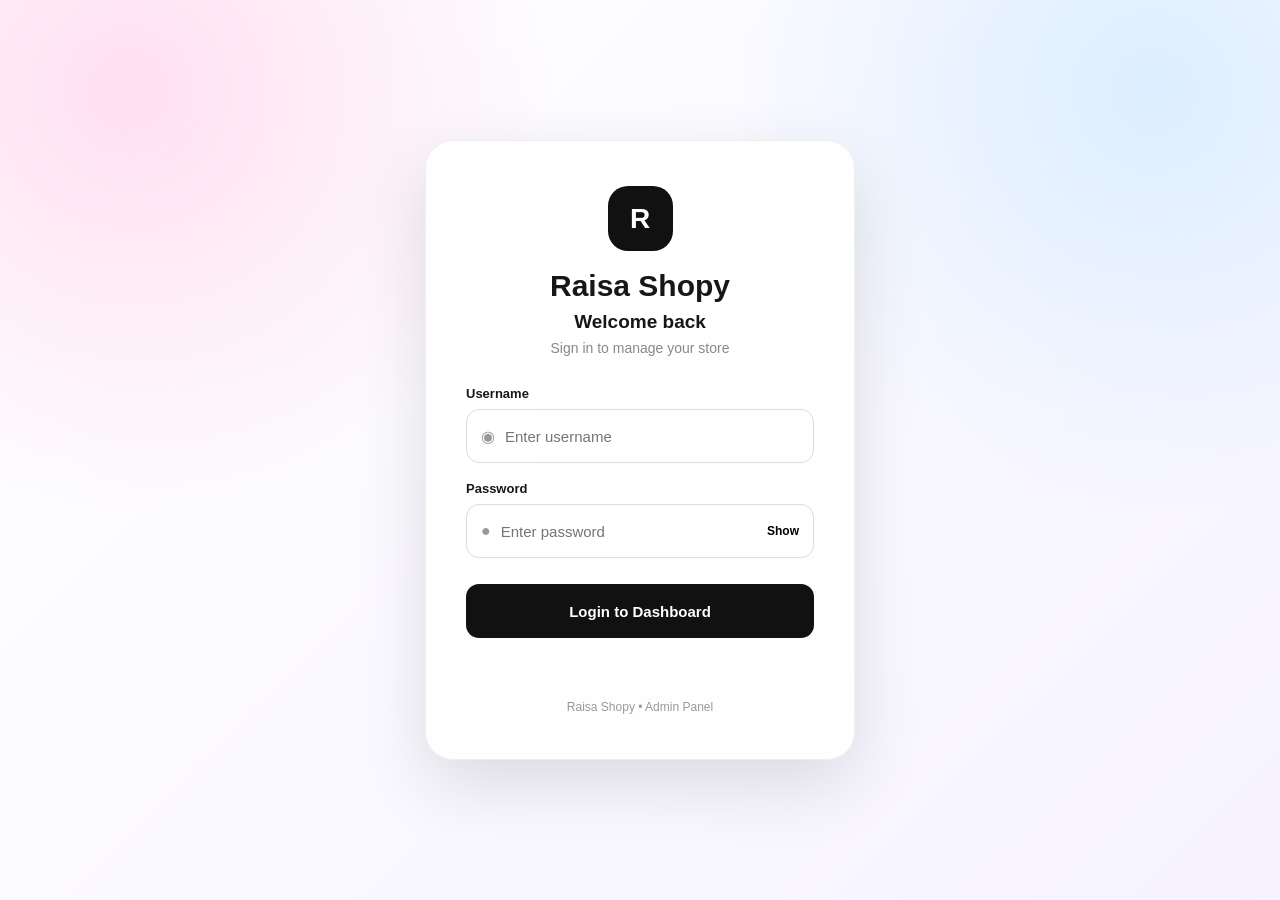
<file: admin/dashboard.html>
<!DOCTYPE html>
<html lang="en">
<head>
  <meta charset="UTF-8">
  <meta name="viewport" content="width=device-width, initial-scale=1.0">

  <title>Raisa Shopy | Dashboard</title>

  <link rel="stylesheet" href="admin.css">
</head>

<body>

  <div class="dashboard">

    <!-- TOP BAR -->
    <header class="dashboard-header">

      <div class="brand-area">
        <div class="brand-small">R</div>

        <div>
          <h1>Raisa Shopy</h1>
          <p>Store Management</p>
        </div>
      </div>

      <button id="logoutBtn" class="logout-btn">
        Logout
      </button>

    </header>


    <!-- MAIN -->
    <main class="dashboard-content">

      <div class="page-heading">
        <span class="eyebrow">ADMIN PANEL</span>

        <h2>Store Dashboard</h2>

        <p>
          Manage your shop, product information and media.
        </p>
      </div>


      <!-- SHOP SETTINGS -->
      <section class="admin-card">

        <div class="card-heading">
          <div class="card-number">01</div>

          <div>
            <h3>Shop Information</h3>
            <p>Update your store name and homepage text.</p>
          </div>
        </div>

        <div class="form-grid">

          <div class="field">
            <label for="shopName">Shop Name</label>

            <input
              type="text"
              id="shopName"
              placeholder="Raisa Shopy"
            >
          </div>

          <div class="field">
            <label for="whatsappNumber">WhatsApp Number</label>

            <input
              type="text"
              id="whatsappNumber"
              placeholder="+966 56 374 7461"
            >
          </div>

        </div>

        <div class="field">
          <label for="heroTitle">Hero Title</label>

          <input
            type="text"
            id="heroTitle"
            placeholder="Face and Neck Beauty Device"
          >
        </div>

        <div class="field">
          <label for="heroText">Hero Subtitle</label>

          <input
            type="text"
            id="heroText"
            placeholder="Revitalize your skin with advanced LED therapy"
          >
        </div>

      </section>


      <!-- PRODUCT -->
      <section class="admin-card">

        <div class="card-heading">
          <div class="card-number">02</div>

          <div>
            <h3>Product Details</h3>
            <p>Manage your product name, price and description.</p>
          </div>
        </div>

        <div class="field">
          <label for="productName">Product Name</label>

          <input
            type="text"
            id="productName"
            placeholder="Face and Neck Beauty Device"
          >
        </div>

        <div class="form-grid">

          <div class="field">
            <label for="oldPrice">Old Price (SAR)</label>

            <input
              type="number"
              id="oldPrice"
              placeholder="249"
            >
          </div>

          <div class="field">
            <label for="newPrice">New Price (SAR)</label>

            <input
              type="number"
              id="newPrice"
              placeholder="179"
            >
          </div>

        </div>

        <div class="field">
          <label for="description">Product Description</label>

          <textarea
            id="description"
            placeholder="Write your product description..."
          ></textarea>
        </div>

      </section>


      <!-- PRODUCT IMAGES -->
      <section class="admin-card">

        <div class="card-heading">
          <div class="card-number">03</div>

          <div>
            <h3>Product Gallery</h3>
            <p>Upload up to 6 product images.</p>
          </div>
        </div>

        <div class="upload-grid">

          <div class="upload-item">
            <span>01</span>
            <label for="productImage1">Product Image 1</label>
            <input type="file" id="productImage1" accept="image/*">
          </div>

          <div class="upload-item">
            <span>02</span>
            <label for="productImage2">Product Image 2</label>
            <input type="file" id="productImage2" accept="image/*">
          </div>

          <div class="upload-item">
            <span>03</span>
            <label for="productImage3">Product Image 3</label>
            <input type="file" id="productImage3" accept="image/*">
          </div>

          <div class="upload-item">
            <span>04</span>
            <label for="productImage4">Product Image 4</label>
            <input type="file" id="productImage4" accept="image/*">
          </div>

          <div class="upload-item">
            <span>05</span>
            <label for="productImage5">Product Image 5</label>
            <input type="file" id="productImage5" accept="image/*">
          </div>

          <div class="upload-item">
            <span>06</span>
            <label for="productImage6">Product Image 6</label>
            <input type="file" id="productImage6" accept="image/*">
          </div>

        </div>

      </section>


      <!-- DESCRIPTION IMAGES -->
      <section class="admin-card">

        <div class="card-heading">
          <div class="card-number">04</div>

          <div>
            <h3>Description Images</h3>
            <p>Upload up to 5 images for your product description.</p>
          </div>
        </div>

        <div class="upload-grid">

          <div class="upload-item">
            <span>01</span>
            <label for="descriptionImage1">Description Image 1</label>
            <input type="file" id="descriptionImage1" accept="image/*">
          </div>

          <div class="upload-item">
            <span>02</span>
            <label for="descriptionImage2">Description Image 2</label>
            <input type="file" id="descriptionImage2" accept="image/*">
          </div>

          <div class="upload-item">
            <span>03</span>
            <label for="descriptionImage3">Description Image 3</label>
            <input type="file" id="descriptionImage3" accept="image/*">
          </div>

          <div class="upload-item">
            <span>04</span>
            <label for="descriptionImage4">Description Image 4</label>
            <input type="file" id="descriptionImage4" accept="image/*">
          </div>

          <div class="upload-item">
            <span>05</span>
            <label for="descriptionImage5">Description Image 5</label>
            <input type="file" id="descriptionImage5" accept="image/*">
          </div>

        </div>

      </section>


      <!-- VIDEO -->
      <section class="admin-card">

        <div class="card-heading">
          <div class="card-number">05</div>

          <div>
            <h3>Product Video</h3>
            <p>Add a product demonstration video.</p>
          </div>
        </div>

        <div class="video-upload">

          <label for="productVideo">
            Product Video
          </label>

          <input
            type="file"
            id="productVideo"
            accept="video/*"
          >

          <small>
            MP4 video is recommended.
          </small>

        </div>

      </section>


      <!-- FOOTER -->
      <section class="admin-card">

        <div class="card-heading">
          <div class="card-number">06</div>

          <div>
            <h3>Footer</h3>
            <p>Update the text shown at the bottom of your website.</p>
          </div>
        </div>

        <div class="field">

          <label for="footerText">
            Footer Text
          </label>

          <input
            type="text"
            id="footerText"
            placeholder="Premium beauty products from Raisa Shopy."
          >

        </div>

      </section>


      <!-- SAVE -->
      <section class="save-card">

        <div>
          <strong>Ready to publish?</strong>

          <p>
            Save your changes to update your store.
          </p>
        </div>

        <button
          id="saveBtn"
          class="save-btn"
        >
          Save All Changes
        </button>

      </section>

      <p id="saveMessage"></p>

    </main>

  </div>

  <script src="dashboard.js"></script>

</body>
</html>
</file>
<file: admin/admin.css>
* {
  box-sizing: border-box;
  margin: 0;
  padding: 0;
}

body {
  font-family: Arial, sans-serif;
  background: #f6f7fb;
  color: #171717;
}

/* LOGIN */

.login-page {
  min-height: 100vh;
  display: flex;
  align-items: center;
  justify-content: center;
  padding: 20px;
  background:
    radial-gradient(circle at 10% 10%, #ffdff0, transparent 30%),
    radial-gradient(circle at 90% 10%, #dceeff, transparent 30%),
    linear-gradient(135deg, #fff, #f6f3ff);
}

.login-card {
  width: 100%;
  max-width: 430px;
  padding: 45px 40px;
  background: rgba(255,255,255,.92);
  border: 1px solid #eee;
  border-radius: 28px;
  text-align: center;
  box-shadow: 0 25px 70px rgba(0,0,0,.12);
}

.brand-icon,
.brand-small {
  display: flex;
  align-items: center;
  justify-content: center;
  background: #111;
  color: #fff;
  font-weight: 800;
}

.brand-icon {
  width: 65px;
  height: 65px;
  margin: 0 auto 18px;
  border-radius: 20px;
  font-size: 28px;
}

.login-card h1 {
  font-size: 30px;
}

.welcome {
  margin-top: 8px;
  font-size: 19px;
  font-weight: 700;
}

.subtitle {
  margin: 7px 0 30px;
  color: #888;
  font-size: 14px;
}

.input-group {
  text-align: left;
  margin-bottom: 18px;
}

.input-group label,
.field label,
.video-upload label {
  display: block;
  margin-bottom: 8px;
  font-size: 13px;
  font-weight: 700;
}

.input-box {
  height: 54px;
  display: flex;
  align-items: center;
  padding: 0 14px;
  background: #fff;
  border: 1px solid #ddd;
  border-radius: 13px;
}

.input-box span {
  margin-right: 10px;
  color: #999;
}

.input-box input {
  flex: 1;
  height: 100%;
  border: 0;
  outline: 0;
  font-size: 15px;
}

.show-password {
  border: 0;
  background: transparent;
  cursor: pointer;
  font-size: 12px;
  font-weight: 700;
}

.login-button,
.save-btn {
  border: 0;
  background: #111;
  color: #fff;
  cursor: pointer;
  font-weight: 700;
}

.login-button {
  width: 100%;
  height: 54px;
  margin-top: 8px;
  border-radius: 13px;
  font-size: 15px;
}

#loginMessage {
  min-height: 20px;
  margin-top: 14px;
  color: #d00;
  font-size: 13px;
}

.login-footer {
  margin-top: 28px;
  color: #999;
  font-size: 12px;
}


/* DASHBOARD */

.dashboard {
  min-height: 100vh;
}

.dashboard-header {
  height: 76px;
  padding: 0 5%;
  display: flex;
  align-items: center;
  justify-content: space-between;
  background: #fff;
  border-bottom: 1px solid #eee;
  position: sticky;
  top: 0;
  z-index: 10;
}

.brand-area {
  display: flex;
  align-items: center;
  gap: 12px;
}

.brand-small {
  width: 44px;
  height: 44px;
  border-radius: 13px;
  font-size: 20px;
}

.dashboard-header h1 {
  font-size: 20px;
}

.dashboard-header p {
  margin-top: 3px;
  color: #999;
  font-size: 12px;
}

.logout-btn {
  padding: 10px 18px;
  border: 1px solid #ddd;
  border-radius: 10px;
  background: #fff;
  cursor: pointer;
  font-weight: 700;
}

.logout-btn:hover {
  background: #111;
  color: #fff;
}


/* MAIN */

.dashboard-content {
  width: 92%;
  max-width: 1050px;
  margin: 0 auto;
  padding: 45px 0 70px;
}

.page-heading {
  margin-bottom: 30px;
}

.eyebrow {
  font-size: 11px;
  font-weight: 800;
  letter-spacing: 2px;
  color: #999;
}

.page-heading h2 {
  margin-top: 8px;
  font-size: 34px;
}

.page-heading p {
  margin-top: 8px;
  color: #888;
}


/* CARDS */

.admin-card {
  margin-bottom: 22px;
  padding: 30px;
  background: #fff;
  border: 1px solid #e9e9e9;
  border-radius: 20px;
  box-shadow: 0 8px 25px rgba(0,0,0,.04);
}

.card-heading {
  display: flex;
  align-items: center;
  gap: 15px;
  margin-bottom: 25px;
}

.card-number {
  width: 42px;
  height: 42px;
  flex-shrink: 0;
  display: flex;
  align-items: center;
  justify-content: center;
  border-radius: 12px;
  background: #f2f2f2;
  color: #555;
  font-size: 12px;
  font-weight: 800;
}

.card-heading h3 {
  font-size: 19px;
}

.card-heading p {
  margin-top: 4px;
  color: #999;
  font-size: 12px;
}


/* FORM */

.form-grid {
  display: grid;
  grid-template-columns: 1fr 1fr;
  gap: 18px;
}

.field {
  margin-bottom: 18px;
}

.field input,
.field textarea {
  width: 100%;
  padding: 14px;
  border: 1px solid #ddd;
  border-radius: 11px;
  outline: none;
  background: #fff;
  font-family: inherit;
  font-size: 14px;
}

.field textarea {
  min-height: 130px;
  resize: vertical;
}

.field input:focus,
.field textarea:focus {
  border-color: #111;
}


/* UPLOADS */

.upload-grid {
  display: grid;
  grid-template-columns: repeat(2, 1fr);
  gap: 15px;
}

.upload-item {
  padding: 18px;
  border: 1px dashed #d4d4d4;
  border-radius: 14px;
  background: #fafafa;
}

.upload-item span {
  display: inline-block;
  margin-bottom: 10px;
  color: #999;
  font-size: 11px;
  font-weight: 800;
}

.upload-item label {
  display: block;
  margin-bottom: 10px;
  font-size: 13px;
  font-weight: 700;
}

.upload-item input,
.video-upload input {
  width: 100%;
  font-size: 12px;
}

.video-upload {
  padding: 20px;
  border: 1px dashed #ccc;
  border-radius: 14px;
  background: #fafafa;
}

.video-upload small {
  display: block;
  margin-top: 8px;
  color: #999;
}


/* SAVE */

.save-card {
  padding: 22px 25px;
  display: flex;
  align-items: center;
  justify-content: space-between;
  gap: 20px;
  background: #111;
  color: #fff;
  border-radius: 18px;
  box-shadow: 0 15px 35px rgba(0,0,0,.15);
}

.save-card strong {
  font-size: 16px;
}

.save-card p {
  margin-top: 5px;
  color: #aaa;
  font-size: 12px;
}

.save-btn {
  min-width: 200px;
  padding: 14px 22px;
  border-radius: 11px;
  background: #fff;
  color: #111;
}

.save-btn:hover {
  background: #eee;
}

#saveMessage {
  margin-top: 15px;
  text-align: center;
  font-size: 14px;
  font-weight: 700;
}


/* MOBILE */

@media (max-width: 700px) {

  .dashboard-header {
    padding: 0 4%;
  }

  .dashboard-header h1 {
    font-size: 17px;
  }

  .dashboard-content {
    width: 94%;
    padding-top: 30px;
  }

  .page-heading h2 {
    font-size: 28px;
  }

  .admin-card {
    padding: 22px;
  }

  .form-grid,
  .upload-grid {
    grid-template-columns: 1fr;
  }

  .save-card {
    display: block;
  }

  .save-btn {
    width: 100%;
    margin-top: 18px;
  }
}

@media (max-width: 450px) {

  .login-card {
    padding: 35px 22px;
  }

  .logout-btn {
    padding: 9px 12px;
    font-size: 12px;
  }

  .brand-small {
    width: 38px;
    height: 38px;
  }
}
</file>
